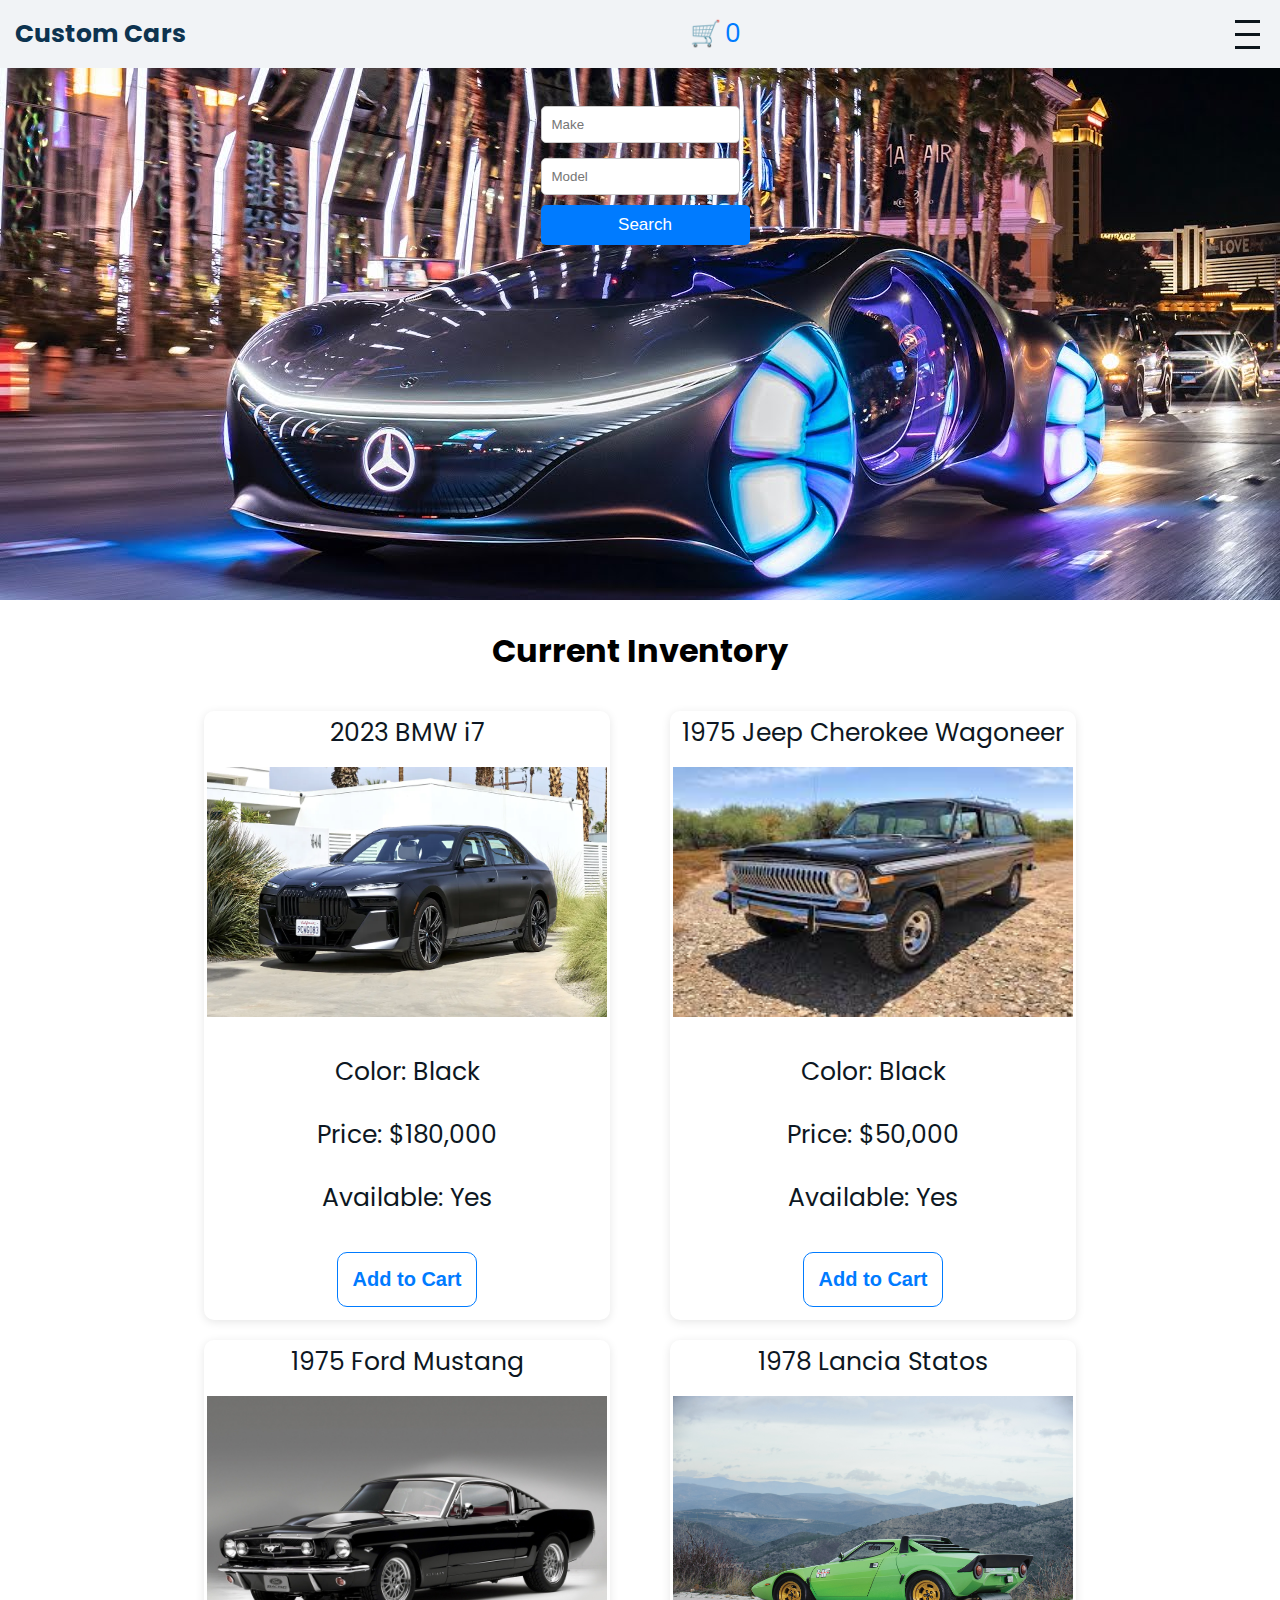
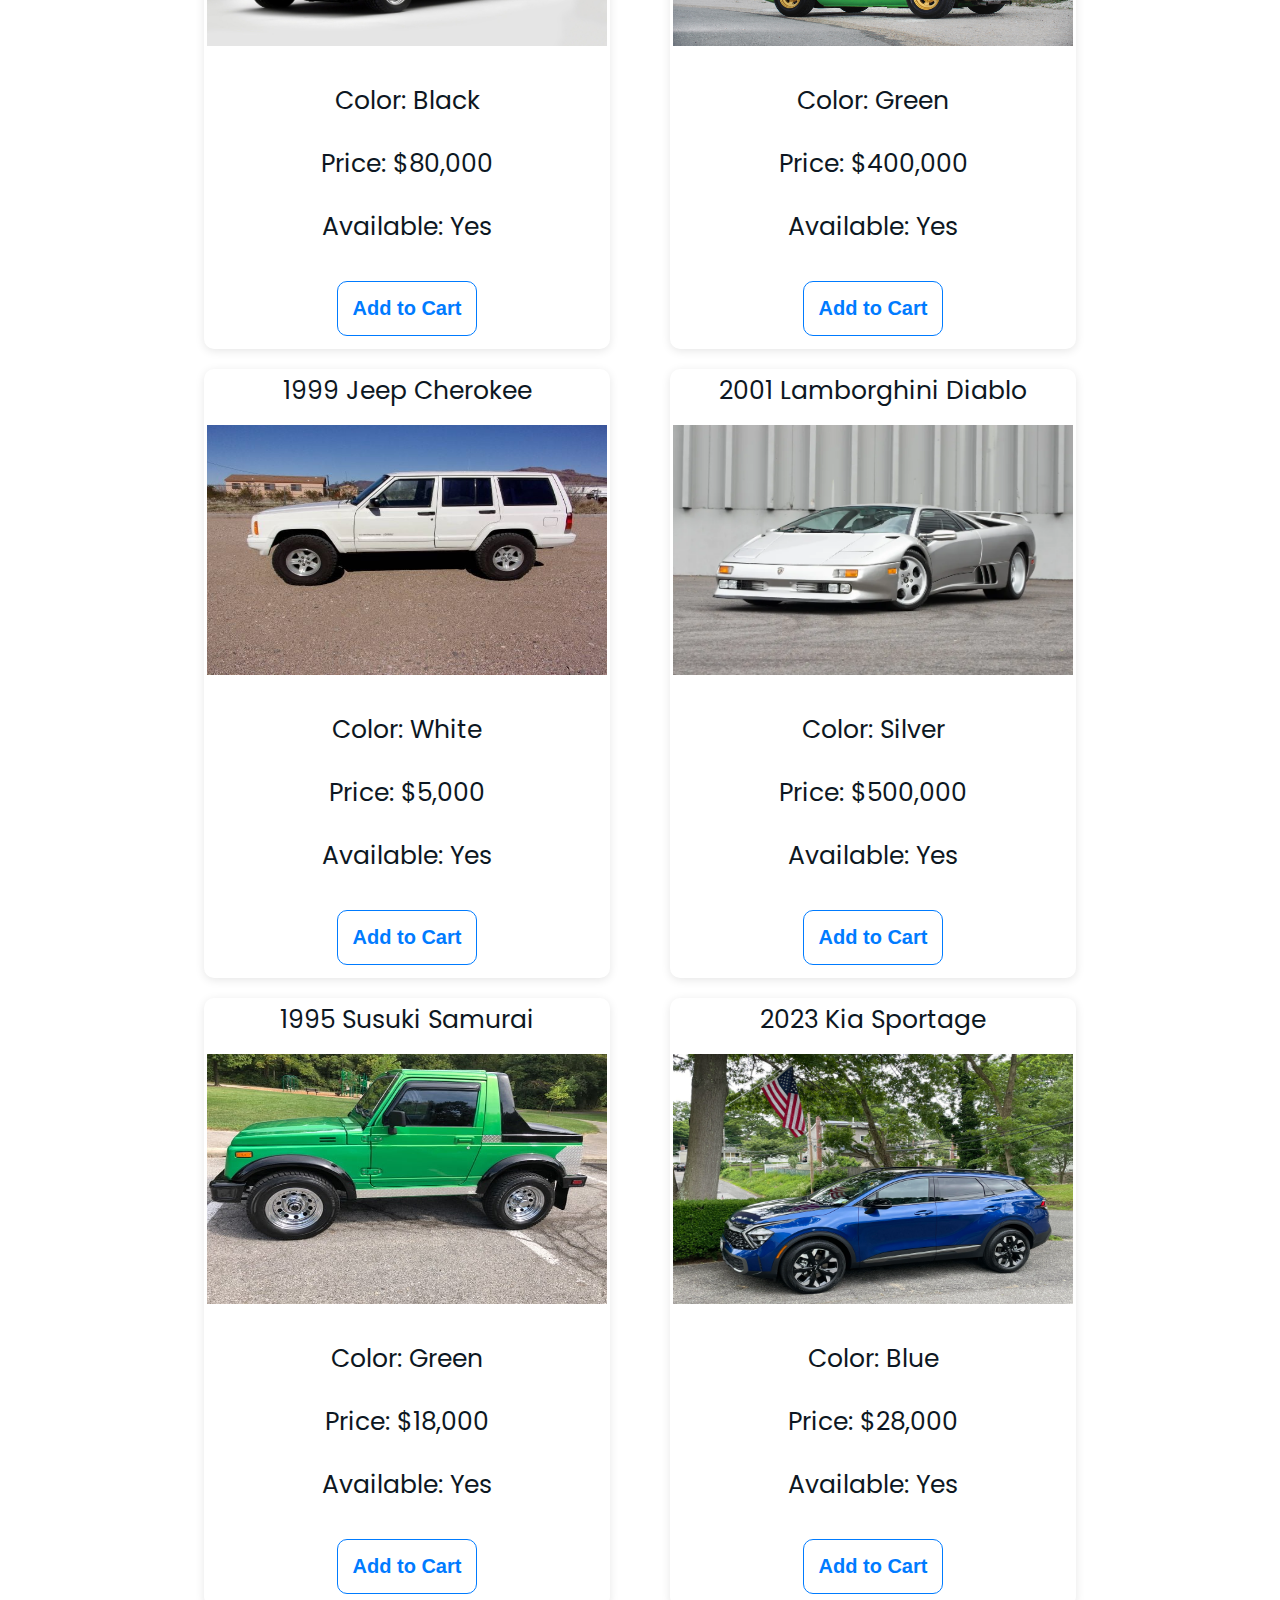
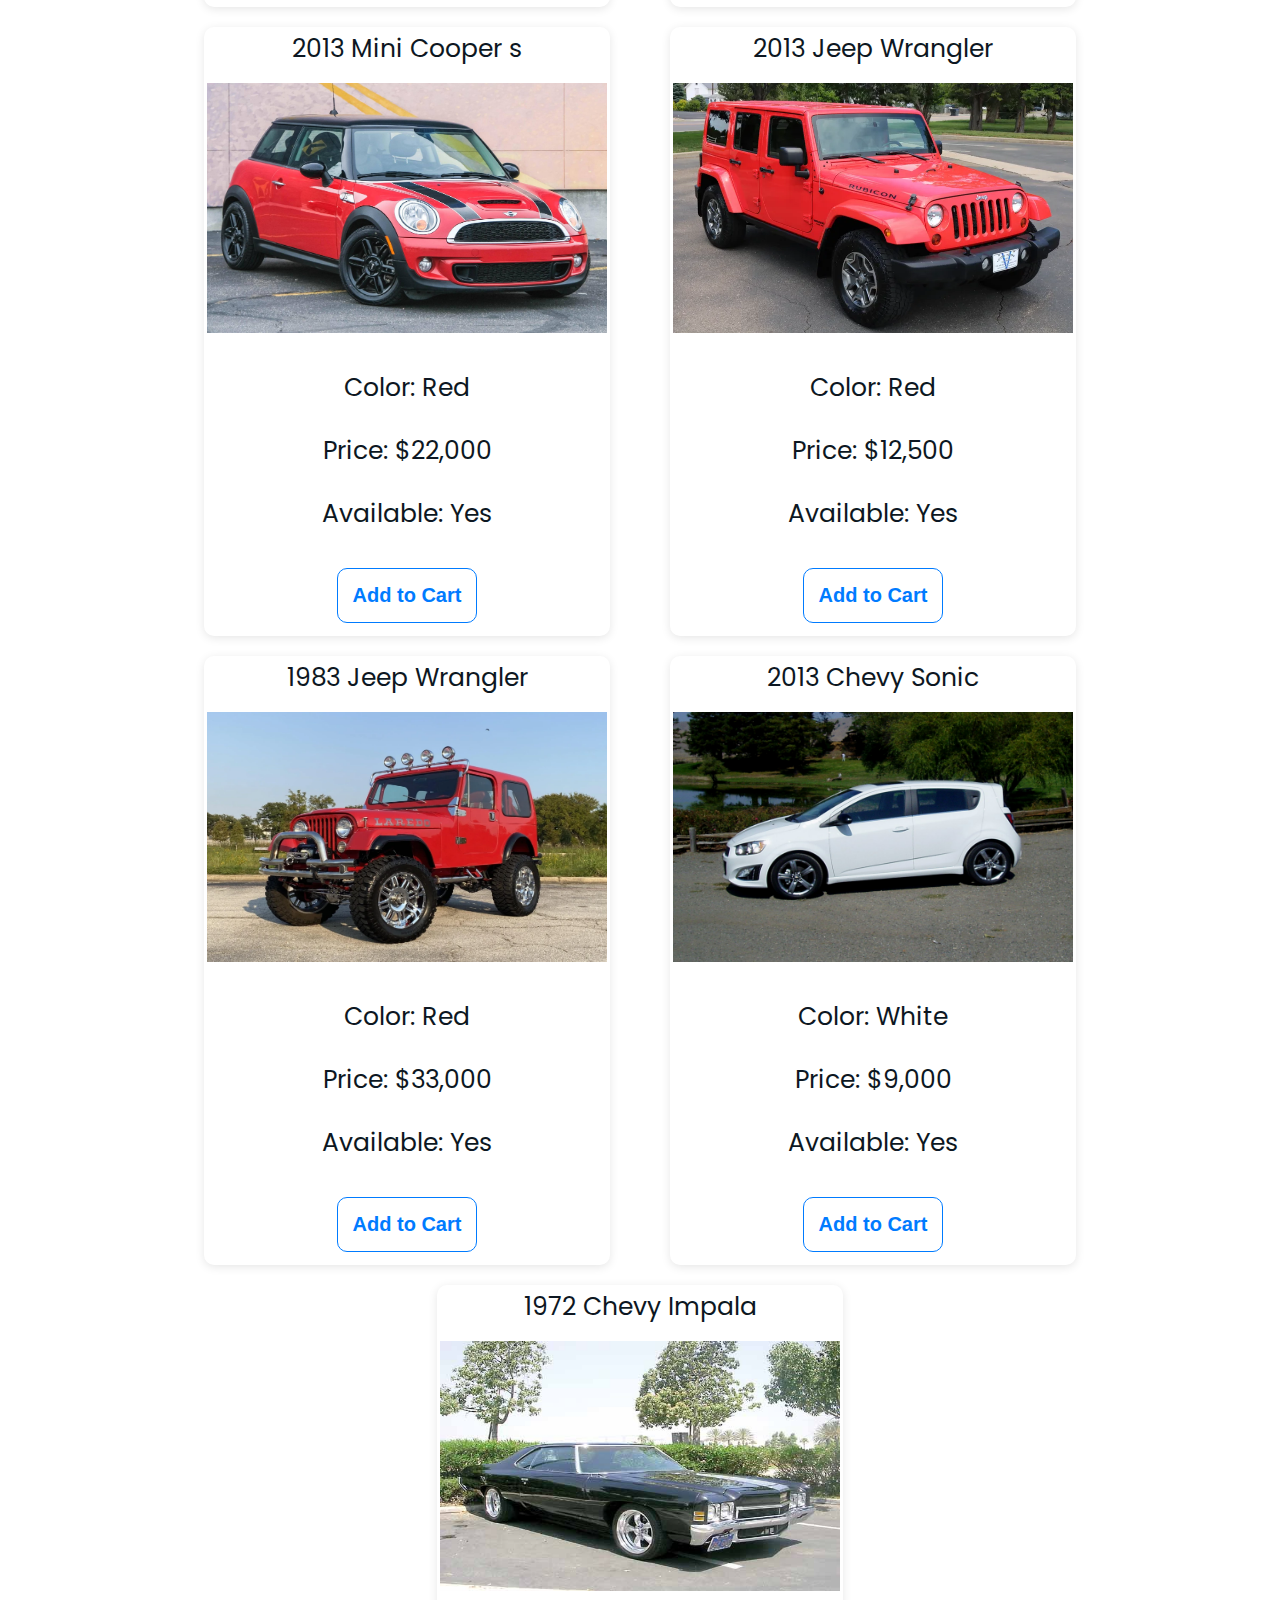
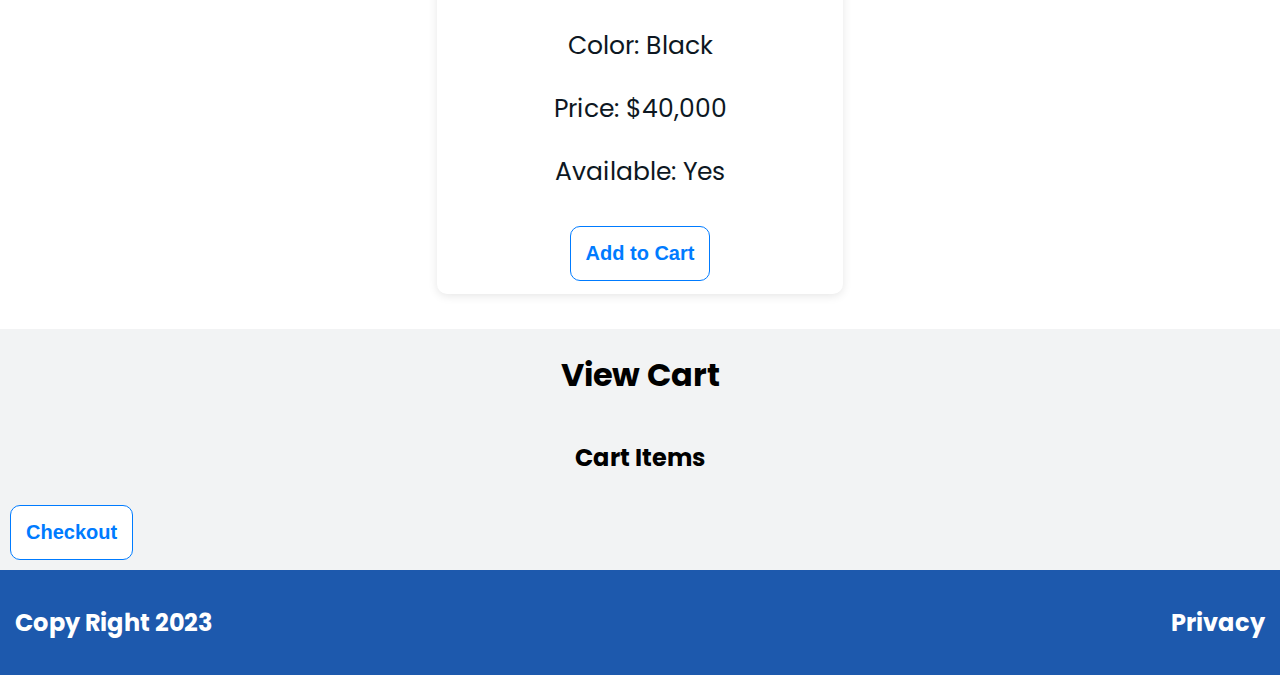
<file: index.html>
<!DOCTYPE html>
<html lang="en">
  <head>
    <meta charset="UTF-8" />
    <meta http-equiv="X-UA-Compatible" content="IE=edge" />
    <meta name="viewport" content="width=device-width, initial-scale=1.0" />
    <link rel="stylesheet" href="style.css" />
    <link rel="stylesheet" href="https://cdnjs.cloudflare.com/ajax/libs/font-awesome/4.7.0/css/font-awesome.min.css">
    <title>Cars</title>
  </head>
  <body id="body">
    <nav class="menu-style" id="menu-style ">
      <h1>Custom Cars</h1>
      <div id="add-cart" class="add-cart">
        <span id="cart-icon">🛒</span>
        <span id="cart-count">0</span>
      </div>

      <div class="menuIcon" id="menuIcon">
        <div class="bar"></div>
        <div class="bar"></div>
        <div class="bar"></div>
      </div>
    </nav>

    <div class="menu-style2">
      <ul class="mobile-menu desktop-menu" id="menu">
        <li><a href="#search-container">Search Car</a></li>
        <li><a href="#viewCart">View Cart</a></li>
        <li><a href="#sec2">Checkout</a></li>
      </ul>
    </div>

    <header class="header-section">
      <h1>This is the header</h1>
      <form id="search-container" class="">
        <input name="make" id="make-input" type="text" placeholder="Make" />
        <input name="model" id="model-input" type="text" placeholder="Model" />

        <button class="btn" type="submit">Search</button>
      </form>
    </header>

    <main id="main">
      <!-- Display the products -->
      <section class="product-container" id="product-container">
        <h2 class="style-header">Current Inventory</h2>
        <ul id="car-list"></ul>
        <div id="imageContainer"></div>
      </section>

      <!-- Cart section -->
      <section class="style-cart">
        <h1 class="style-header" id="viewCart">View Cart</h1>
        <h2 class="style-subheader" id="viewCart">Cart Items</h2>
        <div id="cart-container" class="cart-container"></div>
        <a href="#checkout-section"
          ><button class="style-checkout" id="checkout-button">
            Checkout
          </button></a
        >
      </section>
      <!-- Checkout section -->
      <section class="checkout-section" id="checkout-section">
        <form id="checkout-form" class="hide-show-form">
          <div class="row">
            <div class="col-75">
              <div class="checkout-container">
                <form action="/action_page.php">
                  <div class="row">
                    <div class="col-50">
                      <form id="addressForm">
                      <h3>Billing Address</h3>
                      <label class="checkout-label" for="fname"><i class="fa fa-user"></i> Full Name</label>
                      <input class="checkout-input" type="text" id="fname" name="fname" placeholder="John M. Doe">
                      <label class="checkout-label" for="email"><i class="fa fa-envelope"></i> Email</label>
                      <input class="checkout-input" type="text" id="email" name="email" placeholder="john@example.com">
                      <label class="checkout-label" for="adr"><i class="fa fa-address-card-o"></i> Address</label>
                      <input class="checkout-input" type="text" id="adr" name="address" placeholder="542 W. 15th Street">
                      <label class="checkout-label" for="city"><i class="fa fa-institution"></i> City</label>
                      <input class="checkout-input" type="text" id="city" name="city" placeholder="New York">
          
                      <div class="row">
                        <div class="col-50">
                          <label class="checkout-label" for="state">State</label>
                          <input class="checkout-input" type="text" id="state" name="state" placeholder="NY">
                        </div>
                        <div class="col-50">
                          <label class="checkout-label" for="zip">Zip</label>
                          <input class="checkout-input" type="text" id="zip" name="zip" placeholder="10001">
                        </div>
                      </div>
                      </form>
                    </div>
                    <div class="col-50">
                      <h3>Payment</h3>
                      <h2>Card</h2>
                      <label class="checkout-label" for="fname">Accepted Cards</label>
                      <div class="icon-container">
                        <i class="fa fa-cc-visa" style="color:navy;"></i>
                        <i class="fa fa-cc-amex" style="color:blue;"></i>
                        <i class="fa fa-cc-mastercard" style="color:red;"></i>
                        <i class="fa fa-cc-discover" style="color:orange;"></i>
                      </div>
                      <label class="checkout-label" for="cname">Name on Card</label>
                      <input class="checkout-input" type="text" id="cname" name="cardname" placeholder="John More Doe">
                      <label class="checkout-label" for="ccnum">Credit card number</label>
                      <input class="checkout-input" type="text" id="ccnum" name="cardnumber" placeholder="1111-2222-3333-4444">
                      <label class="checkout-label" for="expmonth">Exp Month</label>
                      <input class="checkout-input" type="text" id="expmonth" name="expmonth" placeholder="September">
                      <div class="row">
                        <div class="col-50">
                          <label class="checkout-label" for="expyear">Exp Year</label>
                          <input class="checkout-input" type="text" id="expyear" name="expyear" placeholder="2018">
                        </div>
                        <div class="col-50">
                          <label class="checkout-label" for="cvv">CVV</label>
                          <input class="checkout-input" type="text" id="cvv" name="cvv" placeholder="352">
                        </div>
                      </div>
                      <h2>Cash</h2>
                      <label class="checkout-label" for="cashamt">Cash Amount</label>
                      <input class="checkout-input" type="text" id="cashamt" name="cashamt" placeholder="$0000000">
                    </div>
                  </div>
                  <input id="complete-checkout" class="checkout-input btn" type="submit" value="Complete Checkout">
                  <section id="thank-you">
                  </section>
                </form>
              </div>
            </div>
          </div>
        </form>
      </section>
    </main>
    <footer class="footer">
      <div class="footer-links">
        <h2>Copy Right 2023 &nbsp;</h2>
        <h2>Privacy</h2>
      </div>
    </footer>
    <script src="script.js"></script>
  </body>
</html>
</file>
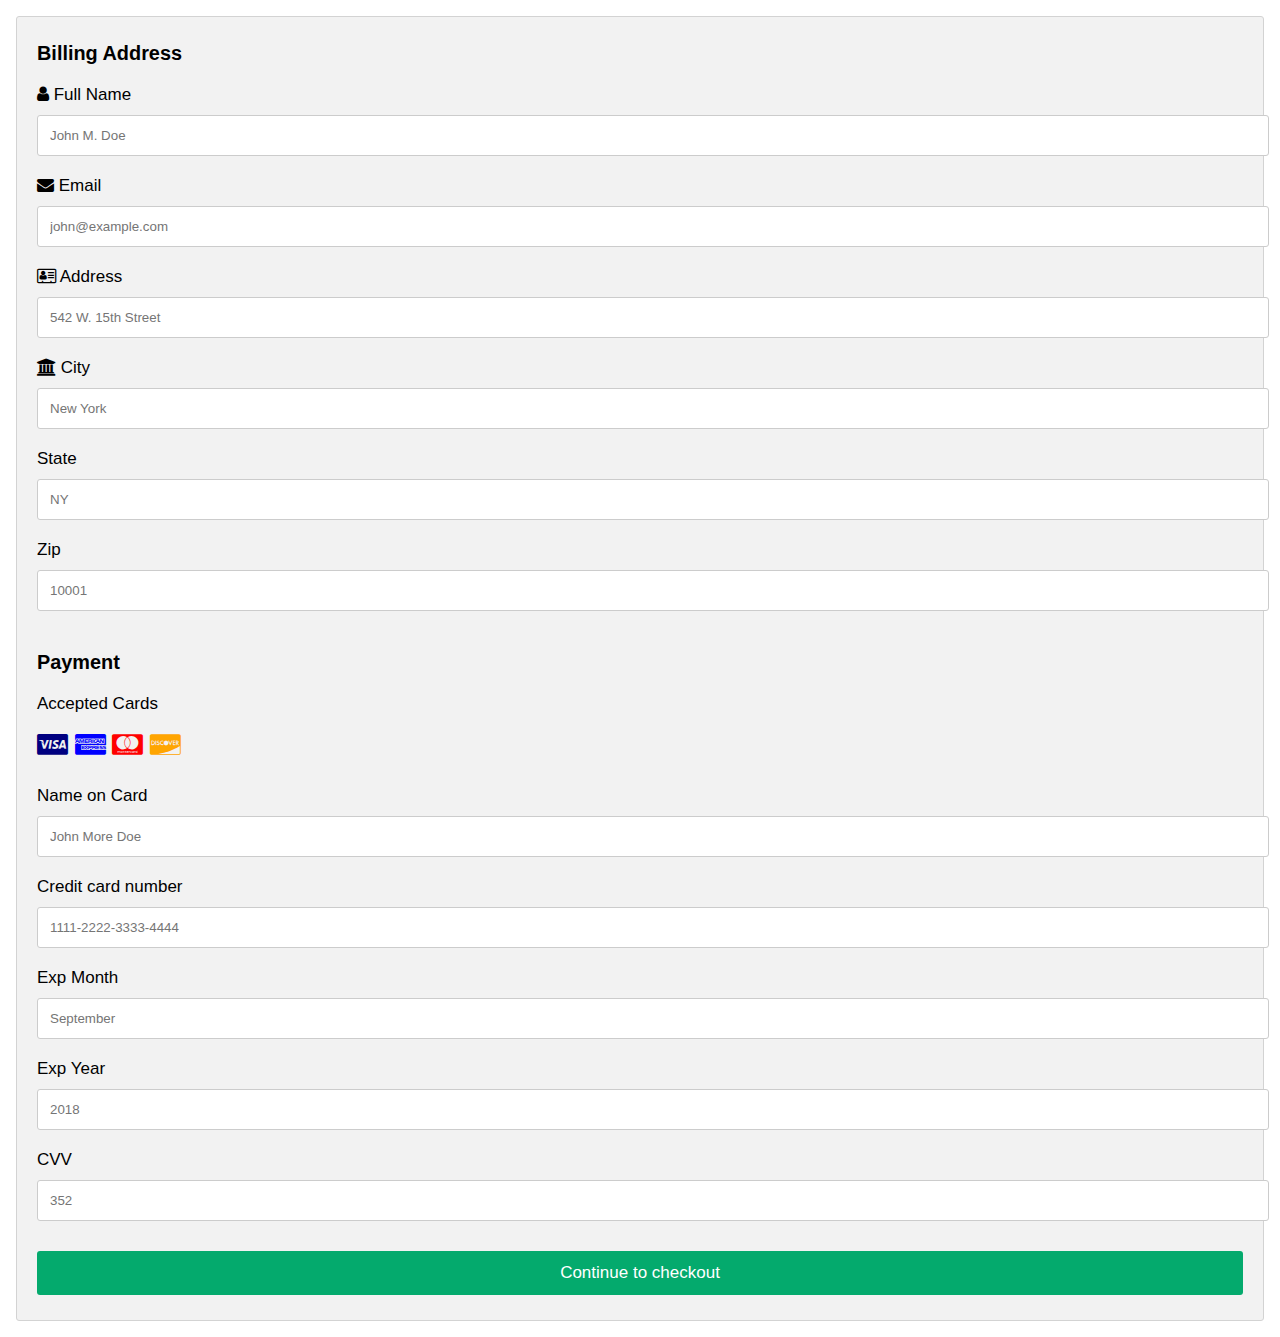
<file: checkoutform.html>
<!DOCTYPE html>

<html>
<head>
<meta name="viewport" content="width=device-width, initial-scale=1">
<link rel="stylesheet" href="https://cdnjs.cloudflare.com/ajax/libs/font-awesome/4.7.0/css/font-awesome.min.css">
<style>
body {
  font-family: Arial;
  font-size: 17px;
  padding: 8px;
}

#checkout-form {
  box-sizing: border-box;
}

.row {
  display: -ms-flexbox; /* IE10 */
  display: flex;
  -ms-flex-wrap: wrap; /* IE10 */
  flex-wrap: wrap;
  margin: 0 -16px;
}

.col-25 {
  -ms-flex: 25%; /* IE10 */
  flex: 25%;
}

.col-50 {
  -ms-flex: 50%; /* IE10 */
  flex: 50%;
}

.col-75 {
  -ms-flex: 75%; /* IE10 */
  flex: 75%;
}

.col-25,
.col-50,
.col-75 {
  padding: 0 16px;
}

.checkout-container {
  background-color: #f2f2f2;
  padding: 5px 20px 15px 20px;
  border: 1px solid lightgrey;
  border-radius: 3px;
}

.checkout-input[type=text] {
  width: 100%;
  margin-bottom: 20px;
  padding: 12px;
  border: 1px solid #ccc;
  border-radius: 3px;
}

.checkout-label {
  margin-bottom: 10px;
  display: block;
}

.icon-container {
  margin-bottom: 20px;
  padding: 7px 0;
  font-size: 24px;
}

.btn {
  background-color: #04AA6D;
  color: white;
  padding: 12px;
  margin: 10px 0;
  border: none;
  width: 100%;
  border-radius: 3px;
  cursor: pointer;
  font-size: 17px;
}

.btn:hover {
  background-color: #45a049;
}

hr {
  border: 1px solid lightgrey;
}

span.price {
  float: right;
  color: grey;
}

/* Responsive layout - when the screen is less than 800px wide, make the two columns stack on top of each other instead of next to each other (also change the direction - make the "cart" column go on top) */
@media (max-width: 800px) {
  .row {
    flex-direction: column-reverse;
  }
  .col-25 {
    margin-bottom: 20px;
  }
}
</style>
</head>
<body>
<div class="row">
  <div class="col-75">
    <div class="checkout-container">
      <form action="/action_page.php">
        <div class="row">
          <div class="col-50">
            <h3>Billing Address</h3>
            <label class="checkout-label" for="fname"><i class="fa fa-user"></i> Full Name</label>
            <input class="checkout-input" type="text" id="fname" name="firstname" placeholder="John M. Doe">
            <label class="checkout-label" for="email"><i class="fa fa-envelope"></i> Email</label>
            <input class="checkout-input" type="text" id="email" name="email" placeholder="john@example.com">
            <label class="checkout-label" for="adr"><i class="fa fa-address-card-o"></i> Address</label>
            <input class="checkout-input" type="text" id="adr" name="address" placeholder="542 W. 15th Street">
            <label class="checkout-label" for="city"><i class="fa fa-institution"></i> City</label>
            <input class="checkout-input" type="text" id="city" name="city" placeholder="New York">

            <div class="row">
              <div class="col-50">
                <label class="checkout-label" for="state">State</label>
                <input class="checkout-input" type="text" id="state" name="state" placeholder="NY">
              </div>
              <div class="col-50">
                <label class="checkout-label" for="zip">Zip</label>
                <input class="checkout-input" type="text" id="zip" name="zip" placeholder="10001">
              </div>
            </div>
          </div>

          <div class="col-50">
            <h3>Payment</h3>
            <label class="checkout-label" for="fname">Accepted Cards</label>
            <div class="icon-container">
              <i class="fa fa-cc-visa" style="color:navy;"></i>
              <i class="fa fa-cc-amex" style="color:blue;"></i>
              <i class="fa fa-cc-mastercard" style="color:red;"></i>
              <i class="fa fa-cc-discover" style="color:orange;"></i>
            </div>
            <label class="checkout-label" for="cname">Name on Card</label>
            <input class="checkout-input" type="text" id="cname" name="cardname" placeholder="John More Doe">
            <label class="checkout-label" for="ccnum">Credit card number</label>
            <input class="checkout-input" type="text" id="ccnum" name="cardnumber" placeholder="1111-2222-3333-4444">
            <label class="checkout-label" for="expmonth">Exp Month</label>
            <input class="checkout-input" type="text" id="expmonth" name="expmonth" placeholder="September">
            <div class="row">
              <div class="col-50">
                <label class="checkout-label" for="expyear">Exp Year</label>
                <input class="checkout-input" type="text" id="expyear" name="expyear" placeholder="2018">
              </div>
              <div class="col-50">
                <label class="checkout-label" for="cvv">CVV</label>
                <input class="checkout-input" type="text" id="cvv" name="cvv" placeholder="352">
              </div>
            </div>
          </div>
        </div>
        <input class="checkout-input btn" type="submit" value="Continue to checkout">
      </form>
    </div>
  </div>
</div>

</body>

</html>
</file>
<file: style.css>
@import url('https://fonts.googleapis.com/css2?family=Poppins&display=swap');

html {
  box-sizing: border-box;
  font-family: 'Poppins', sans-serif;
}

body {
  margin: 0;
  padding: 0;
  overflow: auto;
}


/* Nav Section */
.search-container {
}
.menu-style {
  position: fixed;
  display: flex;
  justify-content: space-between;
  background-color: rgb(241, 243, 246);
  color: rgb(13, 51, 80);
  align-items: center;
  right: 0;
  left: 0;
}

.menu-style2 {
  /* display: flex; */
  flex-direction: column;
  justify-content: space-between;
  align-items: center;
}

.bar {
  width: 25px;
  height: 3px;
  background-color: rgb(13, 22, 29);
  margin: 5px;
}

.menuIcon {
  display: flex;
  flex-direction: column;
  cursor: pointer;
  margin-right: 15px;
}

.show-menu {
  display: flex;
  flex-direction: column;
  position: fixed;
  right: 0;
  top: 10px;
}

#menu {
  display: none;
  margin-right: 15px;
  border: 1px solid black;
  background-color: #fff;
  width: 100%;
  max-width: 75%;
  height: 300px;
  align-items: center;
  transition: all 3000ms ease;
}

.menu-style h1 {
  font-size: 25px;
  margin: 15px;
}

.menu-style2 ul {
  display: flex;
  flex-direction: column;
  padding-right: 25px;
}

.menu-style2 a {
  text-decoration: none;
  color: rgb(82, 133, 177);
  font-size: 25px;
  margin: 25px;
  letter-spacing: 10px;
}

.menu-style2 li {
  display: flex;
  font-size: 20px;
}

/* Header */
.header-section {
  /* display: flex;
  flex-direction: column;
  background-image: url("/imgs/maxresdefault.jpg");
  background-size: cover;
  background-position: center;
  height: 600px;
  color: aliceblue;
  align-items: center;
  background-color: rgba(0, 0, 0, 1);
  z-index: 999; */
}

#search-container {
  display: flex;
  flex-direction: column;
  margin-left: 10px;
}

#make-input,
#model-input {
  padding: 10px;
  border: 1px solid #ccc;
  border-radius: 5px;
  margin-right: 10px;
  max-width: 100%;
  margin-top: 15px;
}

button[type="submit"] {
  padding: 10px 20px;
  background-color: #007bff;
  color: #fff;
  border: none;
  border-radius: 5px;
  cursor: pointer;
  max-width: 100%;
  margin-top: 10px;
}

/* Section 1 */

.section1 {
  display: flex;
  height: 600px;
  background-color: antiquewhite;
}


#car-list {
  display: flex;
  justify-content: center;
  list-style: none;
  flex-wrap: wrap;
}

.car {
  background-color: rgb(255, 255, 255);
  padding: 3px;
  margin: 10px;
  width: 100%;
  max-width: 400px;
  align-items: center;
  margin-right: 50px;
  border-radius: 10px;
  box-shadow: 0 2px 10px rgba(0, 0, 0, 0.1);
  /* max-width: ; */
}

img {
  width: 100%;
  margin-top: 15px;
  height: 250px;
  /* margin: 0; */
}

#car-list {
  color: #0d1722;
  font-size: 25px;
  text-align: center;
}

.style-header {
  text-align: center;
  font-size: xx-large;
}

.add-to-cart-button {
  padding: 15px;
  border: 1px solid rgb(0, 123, 255);
  border-radius: 10px;
  font-size: 20px;
  margin: 10px;
  font-weight: 700;
  color: #007bff;
  background-color: #fff;
}

.add-to-cart-button:hover {
  background-color: #007bff;
  color: #fff;
}

.style-cart {
  display: flex;
  flex-direction: column;
  background-color: rgba(63, 75, 88, 0.066);
}

.cart-container {
  display: flex;
  flex-wrap: wrap;
  justify-content: center;
}

.style-result {
  display: flex;
  flex-direction: column;
}

.cart-item {
  flex-basis: 33.33%;
  padding: 10px;
  box-sizing: border-box;
}

#cart-count {
  color: #007bff;
  font-size: 25px;
}

#cart-icon {
  color: #007bff;
  font-size: 25px;
}

.style-subheader {
  text-align: center;
}

.style-price-output {
  display: flex;
  margin: 15px;
  width: 100%;
  font-size: 2rem;
  justify-content: center;
  text-align: center;
}

.style-checkout {
  padding: 15px;
  border: 1px solid rgb(0, 123, 255);
  border-radius: 10px;
  font-size: 20px;
  margin: 10px;
  font-weight: 700;
  color: #007bff;
  background-color: #fff;
}

.remove-button {
  padding: 15px;
  border: 1px solid rgb(0, 123, 255);
  border-radius: 10px;
  font-size: 20px;
  margin: 10px;
  font-weight: 700;
  color: #007bff;
  background-color: #fff;
  align-items: center;
  margin-left: 125px;
  margin-top: 33px;
}
/* section 2 */

/* Checkout */

/* .hide-show-form {
  display: none;
} */

#checkout-section {
  display: none;
}

/* Footer */
.footer {
  display: flex;
  flex-direction: column;
  width: 100%;
  background-color: rgb(29, 89, 173);
  color: white;
  /* background-color: #fff; */
  /* margin: 25px; */
}

.footer-links {
  display: flex;
  flex-direction: row;
  /* height: 2px; */
  justify-content: space-between;
  margin: 15px;
}

/* Checkout Form */

#checkout-form * {
  box-sizing: border-box;
}

.row {
  display: -ms-flexbox; /* IE10 */
  display: flex;
  -ms-flex-wrap: wrap; /* IE10 */
  flex-direction: column-reverse;
  flex-wrap: wrap;
  margin: 0 -16px;
}

.col-25 {
  -ms-flex: 25%; /* IE10 */
  flex: 25%;
  margin-bottom: 20px;
}

.col-50 {
  -ms-flex: 50%; /* IE10 */
  flex: 50%;
}

.col-75 {
  -ms-flex: 75%; /* IE10 */
  flex: 75%;
}

.col-25,
.col-50,
.col-75 {
  padding: 0 16px;
}

.checkout-container {
  background-color: #f2f2f2;
  padding: 5px 20px 15px 20px;
  border: 1px solid lightgrey;
  border-radius: 3px;
}

.checkout-input[type=text] {
  width: 100%;
  margin-bottom: 20px;
  padding: 12px;
  border: 1px solid #ccc;
  border-radius: 3px;
}

.checkout-label {
  margin-bottom: 10px;
  display: block;
}

.icon-container {
  margin-bottom: 20px;
  padding: 7px 0;
  font-size: 24px;
}

.btn {
  background-color: rgb(0, 123, 255);
  color: white;
  padding: 12px;
  margin: 10px 0;
  border: none;
  width: 100%;
  border-radius: 3px;
  cursor: pointer;
  font-size: 17px;
}

.btn:hover {
  background-color: #45a049;
}

hr {
  border: 1px solid lightgrey;
}

span.price {
  float: right;
  color: grey;
}

#thank-you-div {
  position: static;
  width: 100%;
  height: 100vh;
  z-index: 100;
  background-color: #53a2b6;
}

#thank-you-img {
  display: block;
  width: 20rem;
  height: 20rem;
  margin-inline: auto;
}

#thank-you-txt {
  padding-top: 20%;
  display: flex;
  flex-direction: column;
  justify-content: center;
  align-items: center;
  color: white;
}

#thank-you-txt h1 {
  text-align: center;
}

#thank-you-div ~ * {
  display: none;
}

a[href$=".html"] {
  position: absolute;
  margin: 5%;
  width: 90%;
  display: block;
}

#thank-you-btn {
  padding: 10px 20px;
  background-color: #007bff;
  color: #fff;
  border: none;
  border-radius: 5px;
  cursor: pointer;
  width: 100%;
  margin-top: 10px;
}

@media (min-width: 768px) {
  .header-section {
    display: flex;
    flex-direction: column;
    background-image: url("/imgs/maxresdefault.jpg");
    background-size: cover;
    background-position: center;
    height: 600px;
    color: aliceblue;
    align-items: center;
    background-color: rgba(0, 0, 0, 1);
    z-index: 999;
  }
  
  /* .bar {
    display: none;
  } */
  
  .menu-style2 {
    display: flex;
    color: black;
  }
  
  /* #menu {
    display: flex;
  } */
  
  .menu-style2 ul {
    display: flex;
    /* flex-direction: column; */
    padding-right: 25px;
  }
  
  .menu-style2 a {
    text-decoration: none;
    color: rgb(82, 133, 177);
    font-size: 25px;
    margin: 25px;
    letter-spacing: 10px;
  }

  .menu-style2 li {
    display: flex;
    font-size: 20px;
  }
  .row {
    flex-direction: row;
  }
  .col-25 {
    margin-bottom: 0px;
  }
  #thank-you-txt {
    margin-left: 20px;
    justify-content:left;
    align-items:start; 
  }
  #thank-you-img {
    float: right;    
    width: 50rem;
    height: 50rem;
    margin-top: -20%;
  }
  #thank-you-btn {
    width: 25%;
  }
}
</file>
